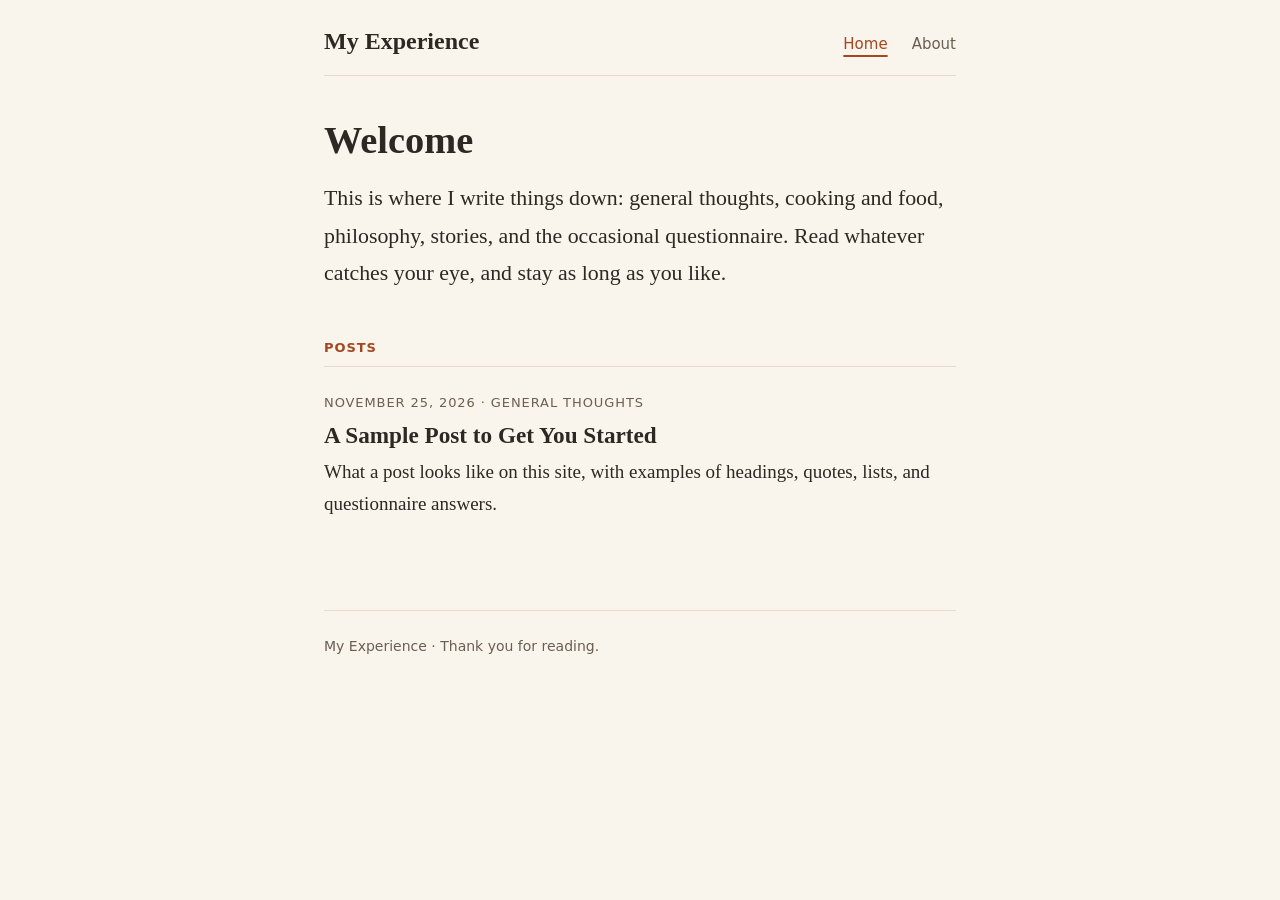
<file: index.html>
<!DOCTYPE html>
<html lang="en">
<head>
  <meta charset="utf-8">
  <meta name="viewport" content="width=device-width, initial-scale=1">
  <title>My Experience</title>
  <meta name="description" content="A personal blog of general thoughts, cooking and food, philosophy, stories, and questionnaires.">
  <link rel="stylesheet" href="style.css">
</head>
<body>

  <header class="site-header">
    <a class="site-title" href="index.html">My Experience</a>
    <nav class="site-nav">
      <a href="index.html" aria-current="page">Home</a>
      <a href="about.html">About</a>
    </nav>
  </header>

  <main>

    <!-- ============ THE WELCOME ============
         Change the words between the tags to say whatever you like. -->
    <section class="welcome">
      <h1>Welcome</h1>
      <p>This is where I write things down: general thoughts, cooking and food, philosophy, stories, and the occasional questionnaire. Read whatever catches your eye, and stay as long as you like.</p>
    </section>

    <h2 class="section-label">Posts</h2>

    <!-- ============ THE LIST OF POSTS ============
         Each post on the site gets one block in this list.

         TO ADD A POST TO THE LIST:
         1. Copy one whole block, from the line that says
            "START OF ONE POST" to the line that says "END OF ONE POST".
         2. Paste it directly below this note, so the newest post is on top.
         3. Change the date, the topic, the file name, the title,
            and the one-sentence description. -->
    <ul class="post-list">

      <!-- START OF ONE POST -->
      <li>
        <p class="post-meta">November 25, 2026 · General Thoughts</p>
        <h3><a href="posts/sample-post.html">A Sample Post to Get You Started</a></h3>
        <p>What a post looks like on this site, with examples of headings, quotes, lists, and questionnaire answers.</p>
      </li>
      <!-- END OF ONE POST -->

    </ul>

  </main>

  <footer class="site-footer">
    <p>My Experience · Thank you for reading.</p>
  </footer>

</body>
</html>
</file>
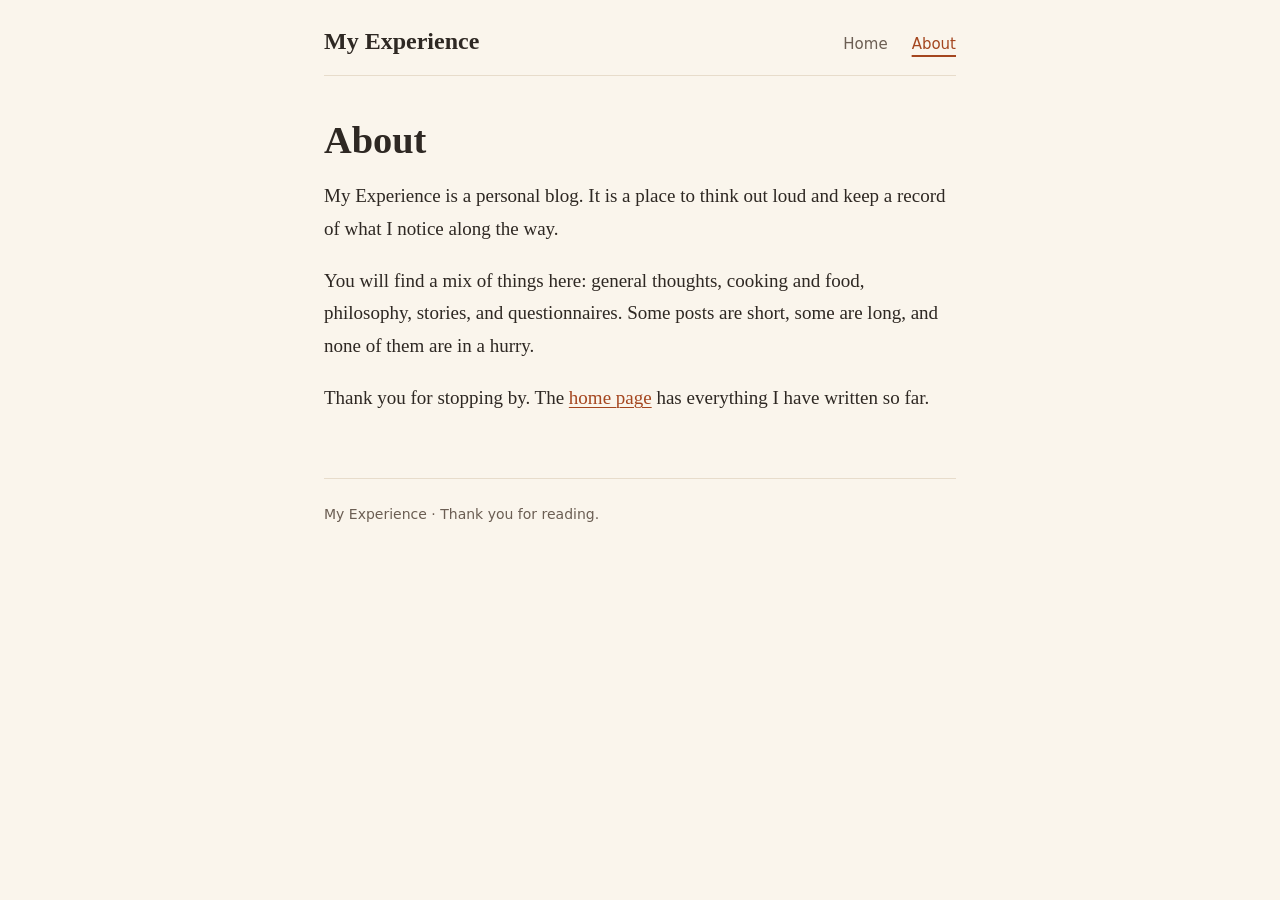
<file: about.html>
<!DOCTYPE html>
<html lang="en">
<head>
  <meta charset="utf-8">
  <meta name="viewport" content="width=device-width, initial-scale=1">
  <title>About · My Experience</title>
  <meta name="description" content="About My Experience and the person who writes it.">
  <link rel="stylesheet" href="style.css">
</head>
<body>

  <header class="site-header">
    <a class="site-title" href="index.html">My Experience</a>
    <nav class="site-nav">
      <a href="index.html">Home</a>
      <a href="about.html" aria-current="page">About</a>
    </nav>
  </header>

  <main>

    <!-- ============ THE ABOUT PAGE ============
         Everything between <p> and </p> is one paragraph.
         Change the words to tell readers about yourself.
         To add another paragraph, copy a whole line from <p> to </p>
         and paste it underneath. -->
    <h1>About</h1>

    <p>My Experience is a personal blog. It is a place to think out loud and keep a record of what I notice along the way.</p>

    <p>You will find a mix of things here: general thoughts, cooking and food, philosophy, stories, and questionnaires. Some posts are short, some are long, and none of them are in a hurry.</p>

    <p>Thank you for stopping by. The <a href="index.html">home page</a> has everything I have written so far.</p>

  </main>

  <footer class="site-footer">
    <p>My Experience · Thank you for reading.</p>
  </footer>

</body>
</html>
</file>
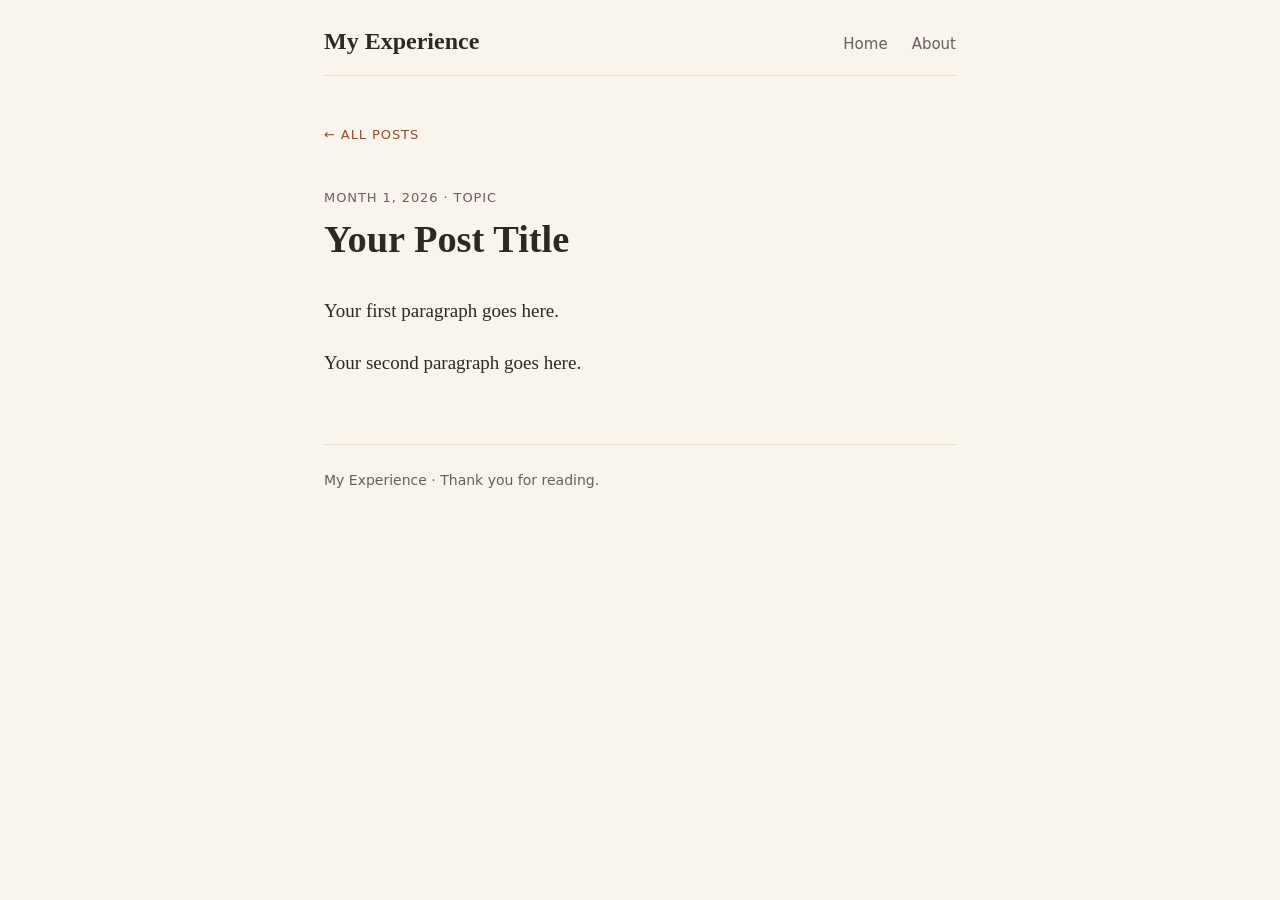
<file: posts/post-template.html>
<!DOCTYPE html>
<html lang="en">
<head>
  <meta charset="utf-8">
  <meta name="viewport" content="width=device-width, initial-scale=1">

  <!-- CHANGE 1 of 4: the title shown in the browser tab.
       Keep the " · My Experience" part at the end. -->
  <title>Your Post Title · My Experience</title>

  <!-- CHANGE 2 of 4: one sentence about the post, between the quotation marks.
       Search engines show this under your title. -->
  <meta name="description" content="One sentence about this post.">

  <link rel="stylesheet" href="../style.css">
</head>
<body>

  <header class="site-header">
    <a class="site-title" href="../index.html">My Experience</a>
    <nav class="site-nav">
      <a href="../index.html">Home</a>
      <a href="../about.html">About</a>
    </nav>
  </header>

  <main>
    <article>

      <p class="back-link"><a href="../index.html">← All posts</a></p>

      <div class="post-header">
        <!-- CHANGE 3 of 4: the date, the topic, and the title of the post.
             Topics: General Thoughts, Cooking and Food, Philosophy,
             Stories, Questionnaires. -->
        <p class="post-meta">Month 1, 2026 · Topic</p>
        <h1>Your Post Title</h1>
      </div>

      <!-- CHANGE 4 of 4: your writing. Each paragraph goes between
           <p> and </p>. Add as many paragraphs as you like. -->

      <p>Your first paragraph goes here.</p>

      <p>Your second paragraph goes here.</p>

      <!-- BUILDING BLOCKS
           Copy any line below, paste it into your post above this note,
           and change the words.

           A paragraph:
             <p>Your words.</p>

           A smaller heading:
             <h2>Your heading</h2>

           A quote:
             <blockquote><p>The quote.</p><p class="quote-by">Who said it</p></blockquote>

           A list with dots:
             <ul>
               <li>First thing</li>
               <li>Second thing</li>
             </ul>

           A list with numbers:
             <ol>
               <li>First step</li>
               <li>Second step</li>
             </ol>

           A questionnaire question and its answer:
             <p class="question">The question?</p>
             <p>The answer.</p>

           A photo (upload the photo into the posts folder first):
             <img src="name-of-photo.jpg" alt="A few words describing the photo">

           A link to another website:
             <a href="https://example.com">the words to click</a>

           Slanted words and bold words:
             <em>slanted</em>   <strong>bold</strong>

           A thin dividing line:
             <hr>
      -->

    </article>
  </main>

  <footer class="site-footer">
    <p>My Experience · Thank you for reading.</p>
  </footer>

</body>
</html>
</file>
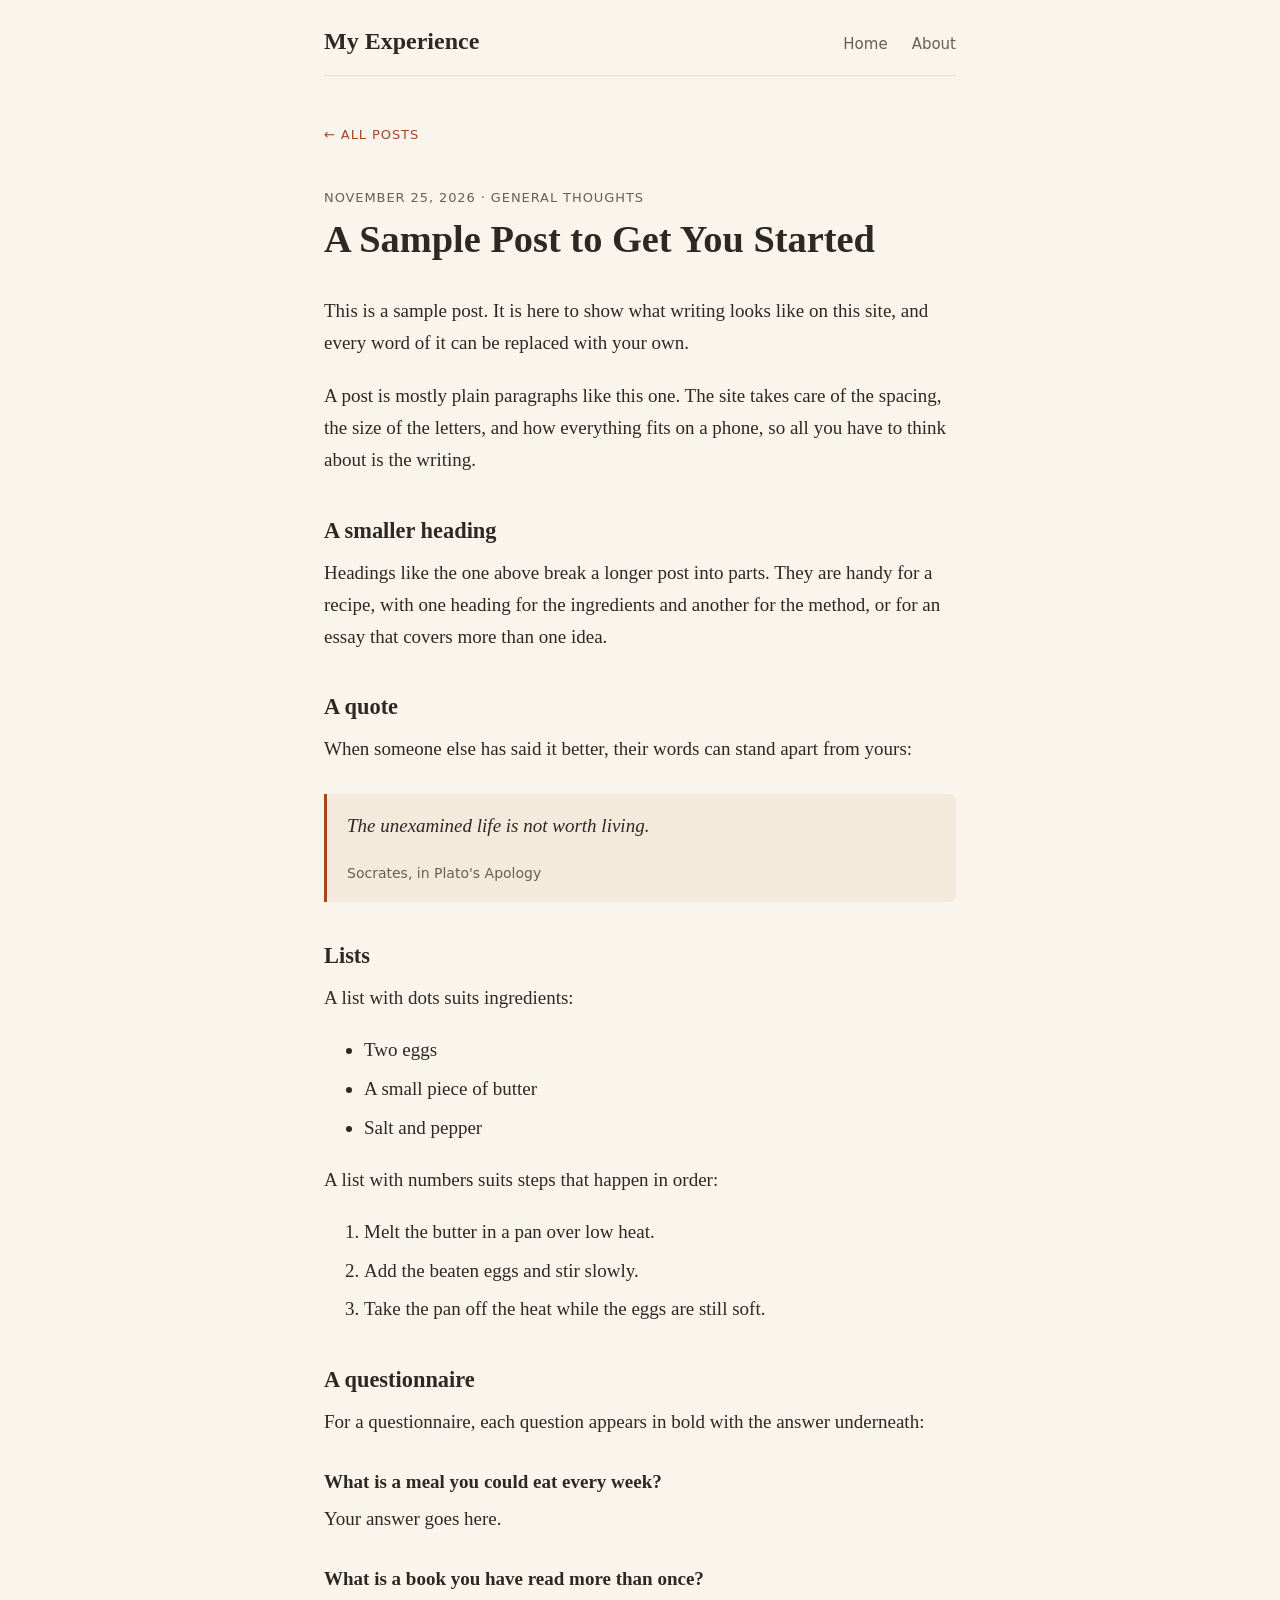
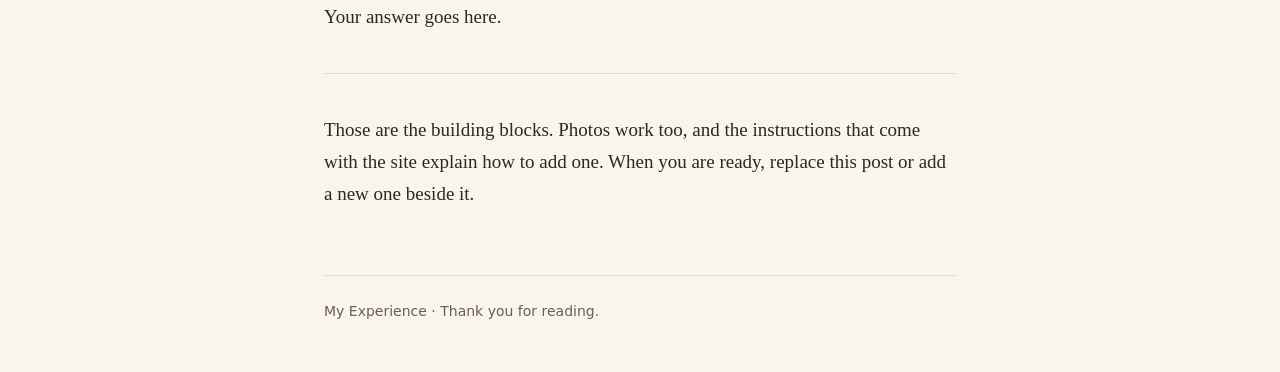
<file: posts/sample-post.html>
<!DOCTYPE html>
<html lang="en">
<head>
  <meta charset="utf-8">
  <meta name="viewport" content="width=device-width, initial-scale=1">
  <title>A Sample Post to Get You Started · My Experience</title>
  <meta name="description" content="What a post looks like on this site, with examples of headings, quotes, lists, and questionnaire answers.">
  <link rel="stylesheet" href="../style.css">
</head>
<body>

  <header class="site-header">
    <a class="site-title" href="../index.html">My Experience</a>
    <nav class="site-nav">
      <a href="../index.html">Home</a>
      <a href="../about.html">About</a>
    </nav>
  </header>

  <main>
    <article>

      <p class="back-link"><a href="../index.html">← All posts</a></p>

      <div class="post-header">
        <p class="post-meta">November 25, 2026 · General Thoughts</p>
        <h1>A Sample Post to Get You Started</h1>
      </div>

      <!-- ============ THE POST ITSELF STARTS HERE ============ -->

      <p>This is a sample post. It is here to show what writing looks like on this site, and every word of it can be replaced with your own.</p>

      <p>A post is mostly plain paragraphs like this one. The site takes care of the spacing, the size of the letters, and how everything fits on a phone, so all you have to think about is the writing.</p>

      <h2>A smaller heading</h2>

      <p>Headings like the one above break a longer post into parts. They are handy for a recipe, with one heading for the ingredients and another for the method, or for an essay that covers more than one idea.</p>

      <h2>A quote</h2>

      <p>When someone else has said it better, their words can stand apart from yours:</p>

      <blockquote>
        <p>The unexamined life is not worth living.</p>
        <p class="quote-by">Socrates, in Plato's Apology</p>
      </blockquote>

      <h2>Lists</h2>

      <p>A list with dots suits ingredients:</p>

      <ul>
        <li>Two eggs</li>
        <li>A small piece of butter</li>
        <li>Salt and pepper</li>
      </ul>

      <p>A list with numbers suits steps that happen in order:</p>

      <ol>
        <li>Melt the butter in a pan over low heat.</li>
        <li>Add the beaten eggs and stir slowly.</li>
        <li>Take the pan off the heat while the eggs are still soft.</li>
      </ol>

      <h2>A questionnaire</h2>

      <p>For a questionnaire, each question appears in bold with the answer underneath:</p>

      <p class="question">What is a meal you could eat every week?</p>
      <p>Your answer goes here.</p>

      <p class="question">What is a book you have read more than once?</p>
      <p>Your answer goes here.</p>

      <hr>

      <p>Those are the building blocks. Photos work too, and the instructions that come with the site explain how to add one. When you are ready, replace this post or add a new one beside it.</p>

      <!-- ============ THE POST ITSELF ENDS HERE ============ -->

    </article>
  </main>

  <footer class="site-footer">
    <p>My Experience · Thank you for reading.</p>
  </footer>

</body>
</html>
</file>
<file: style.css>
/* ==========================================================
   My Experience
   This one file controls how every page on the site looks.
   Change something here and it changes everywhere.
   ========================================================== */


/* ---- Colors and fonts ------------------------------------
   To change the look of the site, change the values below.
   Each color is a code that starts with #. Search the web for
   "color picker" to find the code for any color you like.
   ---------------------------------------------------------- */
:root {
  --background: #faf5ec;        /* the page itself: warm cream */
  --text: #2e2823;              /* main writing: soft brown-black */
  --soft-text: #6b5e53;         /* dates, captions, the footer */
  --accent: #a4461f;            /* links and small labels: terracotta */
  --line: #e7dccb;              /* thin dividing lines */
  --quote-background: #f3eadb;  /* the box behind a quote */

  --reading-font: "Iowan Old Style", "Palatino Linotype", Palatino, Georgia, serif;
  --label-font: system-ui, -apple-system, "Segoe UI", Roboto, Helvetica, Arial, sans-serif;

  color-scheme: light dark;
}

/* The same colors for people whose phone or computer is set to
   dark mode. The site switches on its own; nothing to do here. */
@media (prefers-color-scheme: dark) {
  :root {
    --background: #1f1b18;
    --text: #ece4d8;
    --soft-text: #b3a797;
    --accent: #e6a07e;
    --line: #3b332c;
    --quote-background: #2a2420;
  }
}


/* ---- The page as a whole --------------------------------- */
*,
*::before,
*::after {
  box-sizing: border-box;
}

html {
  -webkit-text-size-adjust: 100%;
  text-size-adjust: 100%;
}

body {
  max-width: 42rem;             /* keeps lines a comfortable length */
  margin: 0 auto;
  padding: 0 1.25rem;
  background: var(--background);
  color: var(--text);
  font-family: var(--reading-font);
  font-size: 1.125rem;
  line-height: 1.7;
  overflow-wrap: break-word;
}

/* Slightly larger writing on tablets and computers. */
@media (min-width: 40em) {
  body {
    font-size: 1.1875rem;
  }
}


/* ---- Links ----------------------------------------------- */
a {
  color: var(--accent);
  text-decoration-thickness: 1px;
  text-underline-offset: 0.18em;
}

a:hover {
  text-decoration-thickness: 2px;
}

a:focus-visible {
  outline: 2px solid var(--accent);
  outline-offset: 3px;
  border-radius: 2px;
}


/* ---- Top of every page: site name and menu --------------- */
.site-header {
  display: flex;
  flex-wrap: wrap;
  align-items: baseline;
  justify-content: space-between;
  gap: 0 1.5rem;
  padding: 1.25rem 0 0.5rem;
  border-bottom: 1px solid var(--line);
}

.site-title {
  padding: 0.4rem 0;
  color: var(--text);
  font-size: 1.5rem;
  font-weight: 700;
  line-height: 1.3;
  text-decoration: none;
}

.site-nav {
  display: flex;
  gap: 1.5rem;
}

.site-nav a {
  padding: 0.6rem 0;
  color: var(--soft-text);
  font-family: var(--label-font);
  font-size: 0.9375rem;
  text-decoration: none;
}

.site-nav a:hover,
.site-nav a[aria-current="page"] {
  color: var(--accent);
}

.site-nav a[aria-current="page"] {
  text-decoration: underline;
  text-decoration-thickness: 2px;
  text-underline-offset: 0.4em;
}


/* ---- Headings and paragraphs ----------------------------- */
main {
  padding-top: 2.5rem;
}

h1,
h2,
h3 {
  line-height: 1.25;
  text-wrap: balance;
}

h1 {
  margin: 0 0 1rem;
  font-size: 2rem;
}

h2 {
  margin: 2.5rem 0 0.75rem;
  font-size: 1.4rem;
}

h3 {
  margin: 2rem 0 0.5rem;
  font-size: 1.2rem;
}

p,
ul,
ol {
  margin: 0 0 1.25rem;
}

li {
  margin-bottom: 0.4rem;
}

@media (min-width: 40em) {
  h1 {
    font-size: 2.4rem;
  }
}


/* ---- Small labels: dates, topics, "back" links ----------- */
.post-meta,
.section-label,
.back-link {
  font-family: var(--label-font);
  font-size: 0.8125rem;
  letter-spacing: 0.07em;
  text-transform: uppercase;
}

.post-meta {
  margin: 0 0 0.4rem;
  color: var(--soft-text);
}

.section-label {
  margin: 3rem 0 0;
  padding-bottom: 0.6rem;
  border-bottom: 1px solid var(--line);
  color: var(--accent);
  font-weight: 600;
}

.back-link {
  margin: 0 0 2rem;
}

.back-link a {
  display: inline-block;
  padding: 0.5rem 0;
  text-decoration: none;
}

.back-link a:hover {
  text-decoration: underline;
}


/* ---- Home page: the welcome and the list of posts -------- */
.welcome p {
  font-size: 1.15em;
}

.post-list {
  margin: 0;
  padding: 0;
  list-style: none;
}

.post-list li {
  margin: 0;
  padding: 1.6rem 0;
}

.post-list li + li {
  border-top: 1px solid var(--line);
}

.post-list h3 {
  margin: 0 0 0.4rem;
  font-size: 1.45rem;
}

.post-list h3 a {
  color: var(--text);
  text-decoration: none;
}

.post-list h3 a:hover {
  color: var(--accent);
  text-decoration: underline;
}

.post-list p:last-child {
  margin-bottom: 0;
}


/* ---- Inside a post --------------------------------------- */
.post-header {
  margin-bottom: 2rem;
}

.post-header h1 {
  margin: 0;
}

/* A quote that stands apart from the rest of the writing. */
blockquote {
  margin: 1.75rem 0;
  padding: 1rem 1.25rem;
  border-left: 3px solid var(--accent);
  border-radius: 0 6px 6px 0;
  background: var(--quote-background);
  font-style: italic;
}

blockquote p:last-child {
  margin-bottom: 0;
}

/* The name of whoever said the quote. */
.quote-by {
  color: var(--soft-text);
  font-family: var(--label-font);
  font-size: 0.875rem;
  font-style: normal;
}

/* A question in a questionnaire. The answer goes in the
   ordinary paragraph right after it. */
.question {
  margin: 1.75rem 0 0.3rem;
  font-weight: 700;
}

/* Photos shrink to fit the screen, however big the original is. */
img {
  display: block;
  max-width: 100%;
  height: auto;
  margin: 1.75rem auto;
  border-radius: 6px;
}

/* A thin line to mark a pause or a change of subject. */
hr {
  margin: 2.5rem 0;
  border: 0;
  border-top: 1px solid var(--line);
}


/* ---- Bottom of every page -------------------------------- */
.site-footer {
  margin-top: 4rem;
  padding: 1.5rem 0 3rem;
  border-top: 1px solid var(--line);
  color: var(--soft-text);
  font-family: var(--label-font);
  font-size: 0.875rem;
}

.site-footer p {
  margin: 0;
}
</file>
